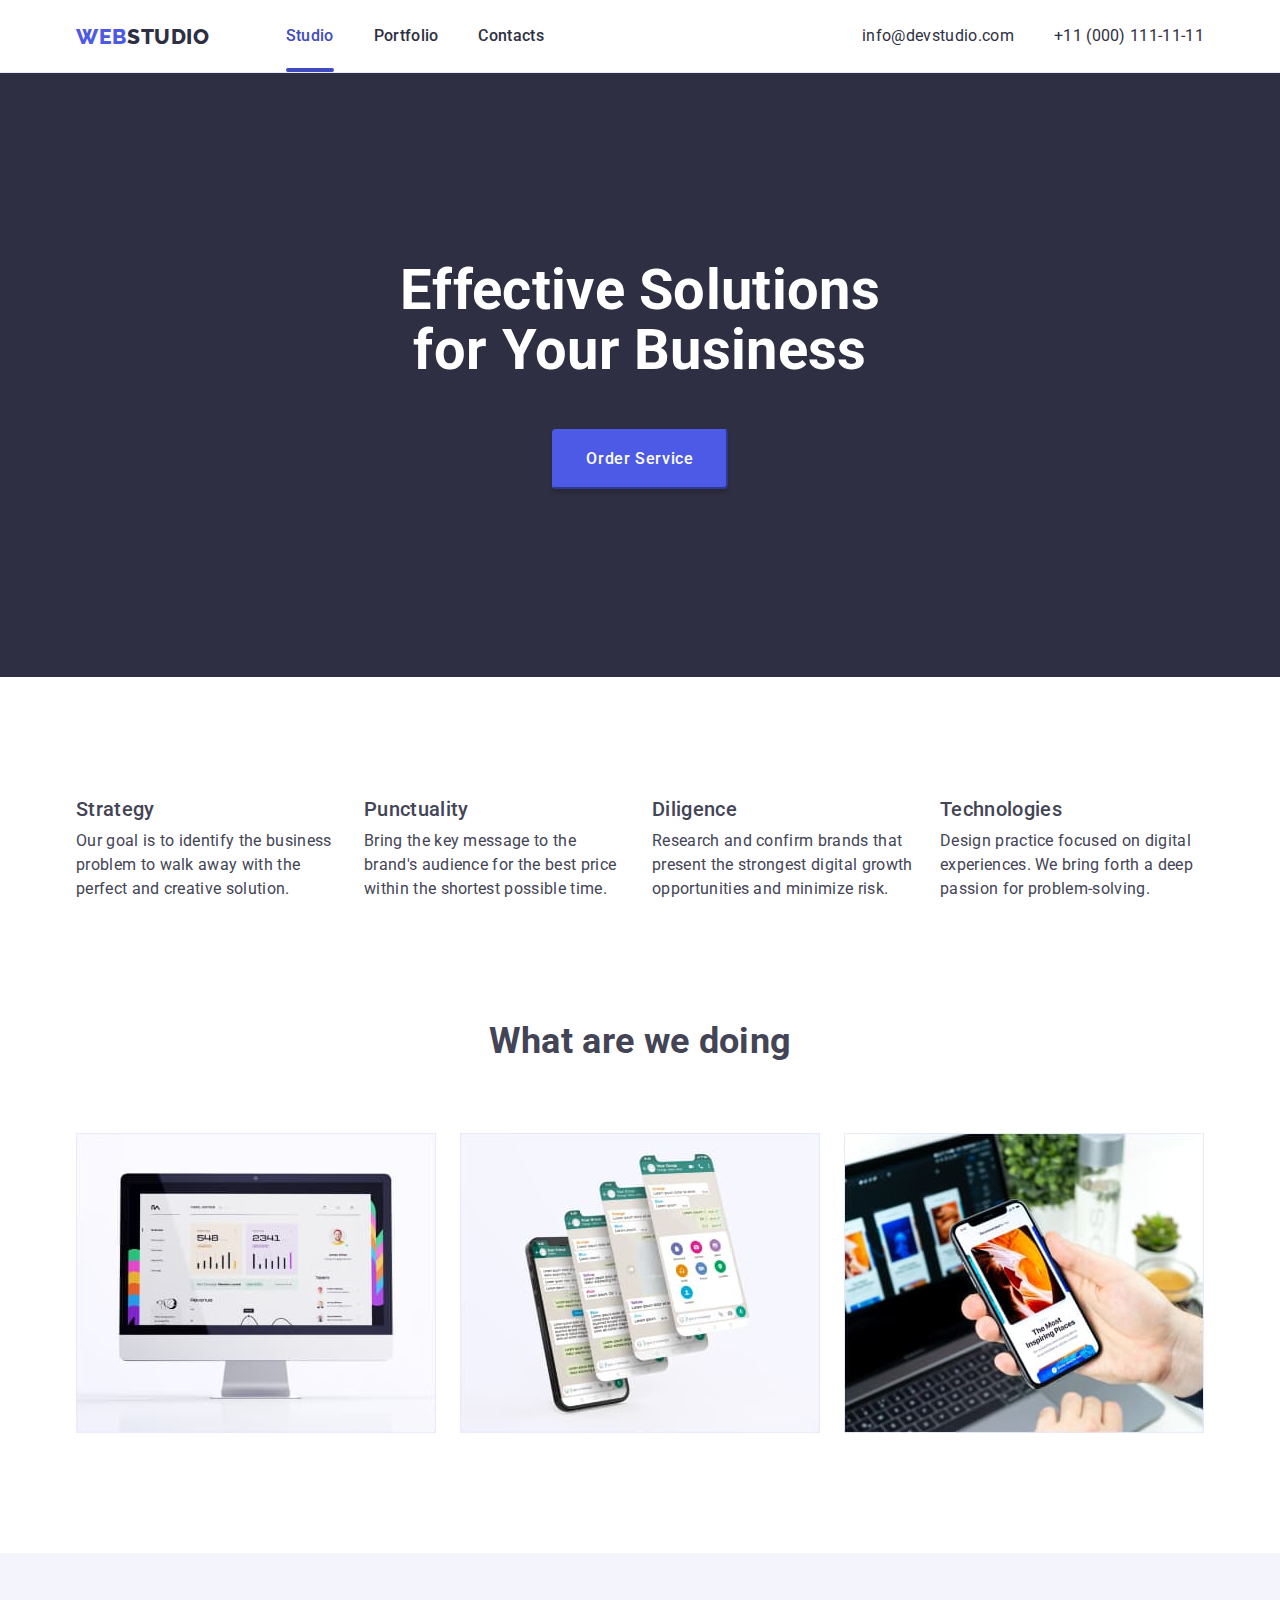
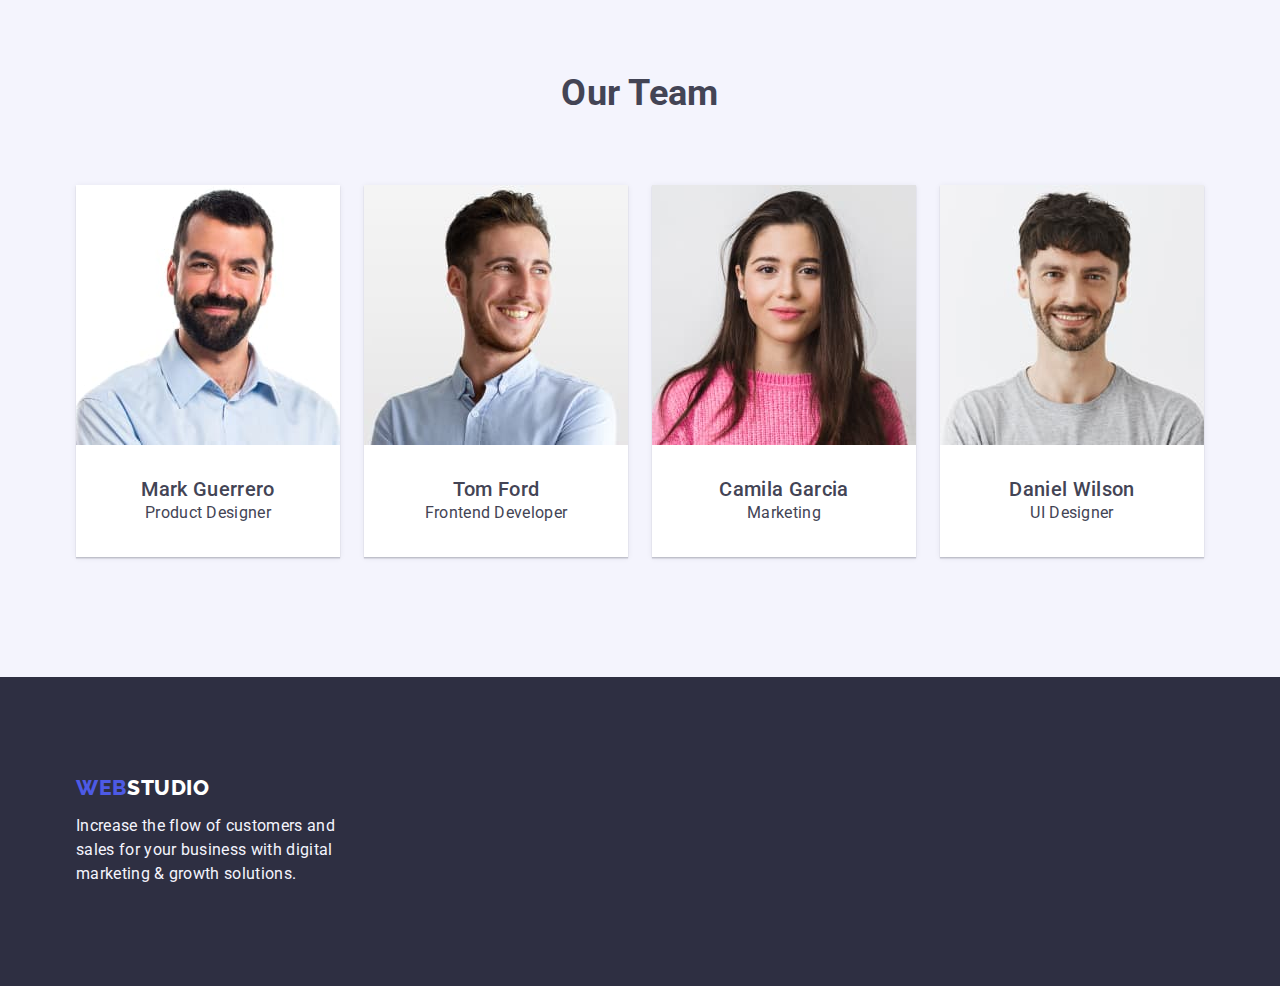
<file: index.html>
<!doctype html>
<html lang="en">
<head>
  <meta charset="UTF-8">
  <meta name="viewport"
        content="width=device-width, user-scalable=no, initial-scale=1.0, maximum-scale=1.0, minimum-scale=1.0">
  <meta http-equiv="X-UA-Compatible" content="ie=edge">
  <link rel="stylesheet" href="css/styles.css">
  <title>Web Studio</title>
</head>
<body>
  <header class="header">
    <div class="container">
      <div class="header__inner-wrapper">
        <div class="header__nav">
          <a href="./" class="logo">
            <span>WEB</span>STUDIO
          </a>
          <nav class="nav">
            <ul>
              <li><a href="./" class="active">Studio</a></li>
              <li><a href="./portfolio.html">Portfolio</a></li>
              <li><a href="/">Contacts</a></li>
            </ul>
          </nav>
        </div>
        <address class="contact-information">
          <a href="mailto:info@devstudio.com">info@devstudio.com</a>
          <a href="tel:+110001111111">+11 (000) 111-11-11</a>
        </address>
      </div>
    </div>
  </header>

  <main class="main">
    <section class="hero">
      <h1>
        Effective Solutions
        for Your Business
      </h1>
      <button type="button" class="button">
        Order Service
      </button>
    </section>
    <section class="decision">
      <div class="container">
        <h2 class="hidden">Decision</h2>
        <ul>
          <li>
            <h3>
              Strategy
            </h3>
            <p>
              Our goal is to identify the business
              problem to walk away with the perfect and creative solution.
            </p>
          </li>
          <li>
            <h3>
              Punctuality
            </h3>
            <p>
              Bring the key message to the brand's audience for the best price within the shortest possible time.
            </p>
          </li>
          <li>
            <h3>
              Diligence
            </h3>
            <p>
              Research and confirm brands that present the strongest digital growth opportunities and minimize risk.
            </p>
          </li>
          <li>
            <h3>
              Technologies
            </h3>
            <p>
              Design practice focused on digital experiences. We bring forth a deep passion for problem-solving.
            </p>
          </li>
        </ul>
      </div>
    </section>
    <section class="projects">
      <div class="container">
        <h2 class="section__title">
          What are we doing
        </h2>
        <ul>
          <li>
            <a href="/">
              <img src="./images/projects/project1.jpg" width="360" alt="Project 1">
            </a>
          </li>
          <li>
            <a href="/">
              <img src="./images/projects/project2.jpg" width="360" alt="Project 2">
            </a>
          </li>
          <li>
            <a href="/">
              <img src="./images/projects/project3.jpg" width="360" alt="Project 3">
            </a>
          </li>
        </ul>
      </div>
    </section>
    <section class="team">
      <div class="container">
        <h2 class="section__title">Our Team</h2>
        <ul>
          <li class="team__card">
            <img src="./images/team/employee1.jpg" width="264" alt="Mark Guerrero">
            <div class="team__information">
              <h3>
                Mark Guerrero
              </h3>
              <p>
                Product Designer
              </p>
            </div>
          </li>
          <li class="team__card">
            <img src="./images/team/employee2.jpg" width="264" alt="Tom Ford">
            <div class="team__information">
              <h3>
                Tom Ford
              </h3>
              <p>
                Frontend Developer
              </p>
            </div>
          </li>
          <li class="team__card">
            <img src="./images/team/employee3.jpg" width="264" alt="Camila Garcia">
            <div class="team__information">
              <h3>
                Camila Garcia
              </h3>
              <p>
                Marketing
              </p>
            </div>
          </li>
          <li class="team__card">
            <img src="./images/team/employee4.jpg" width="264" alt="Daniel Wilson">
            <div class="team__information">
              <h3>
                Daniel Wilson
              </h3>
              <p>
                UI Designer
              </p>
            </div>
          </li>
        </ul>
      </div>
    </section>
  </main>

  <footer class="footer">
    <div class="container">
      <div class="footer__inner-wrapper">
        <a href="./" class="logo logo--white">
          <span>WEB</span>STUDIO
        </a>
        <p class="footer__information">
          Increase the flow of customers and sales for your business with digital marketing & growth solutions.
        </p>
      </div>
    </div>
  </footer>
</body>
</html>
</file>
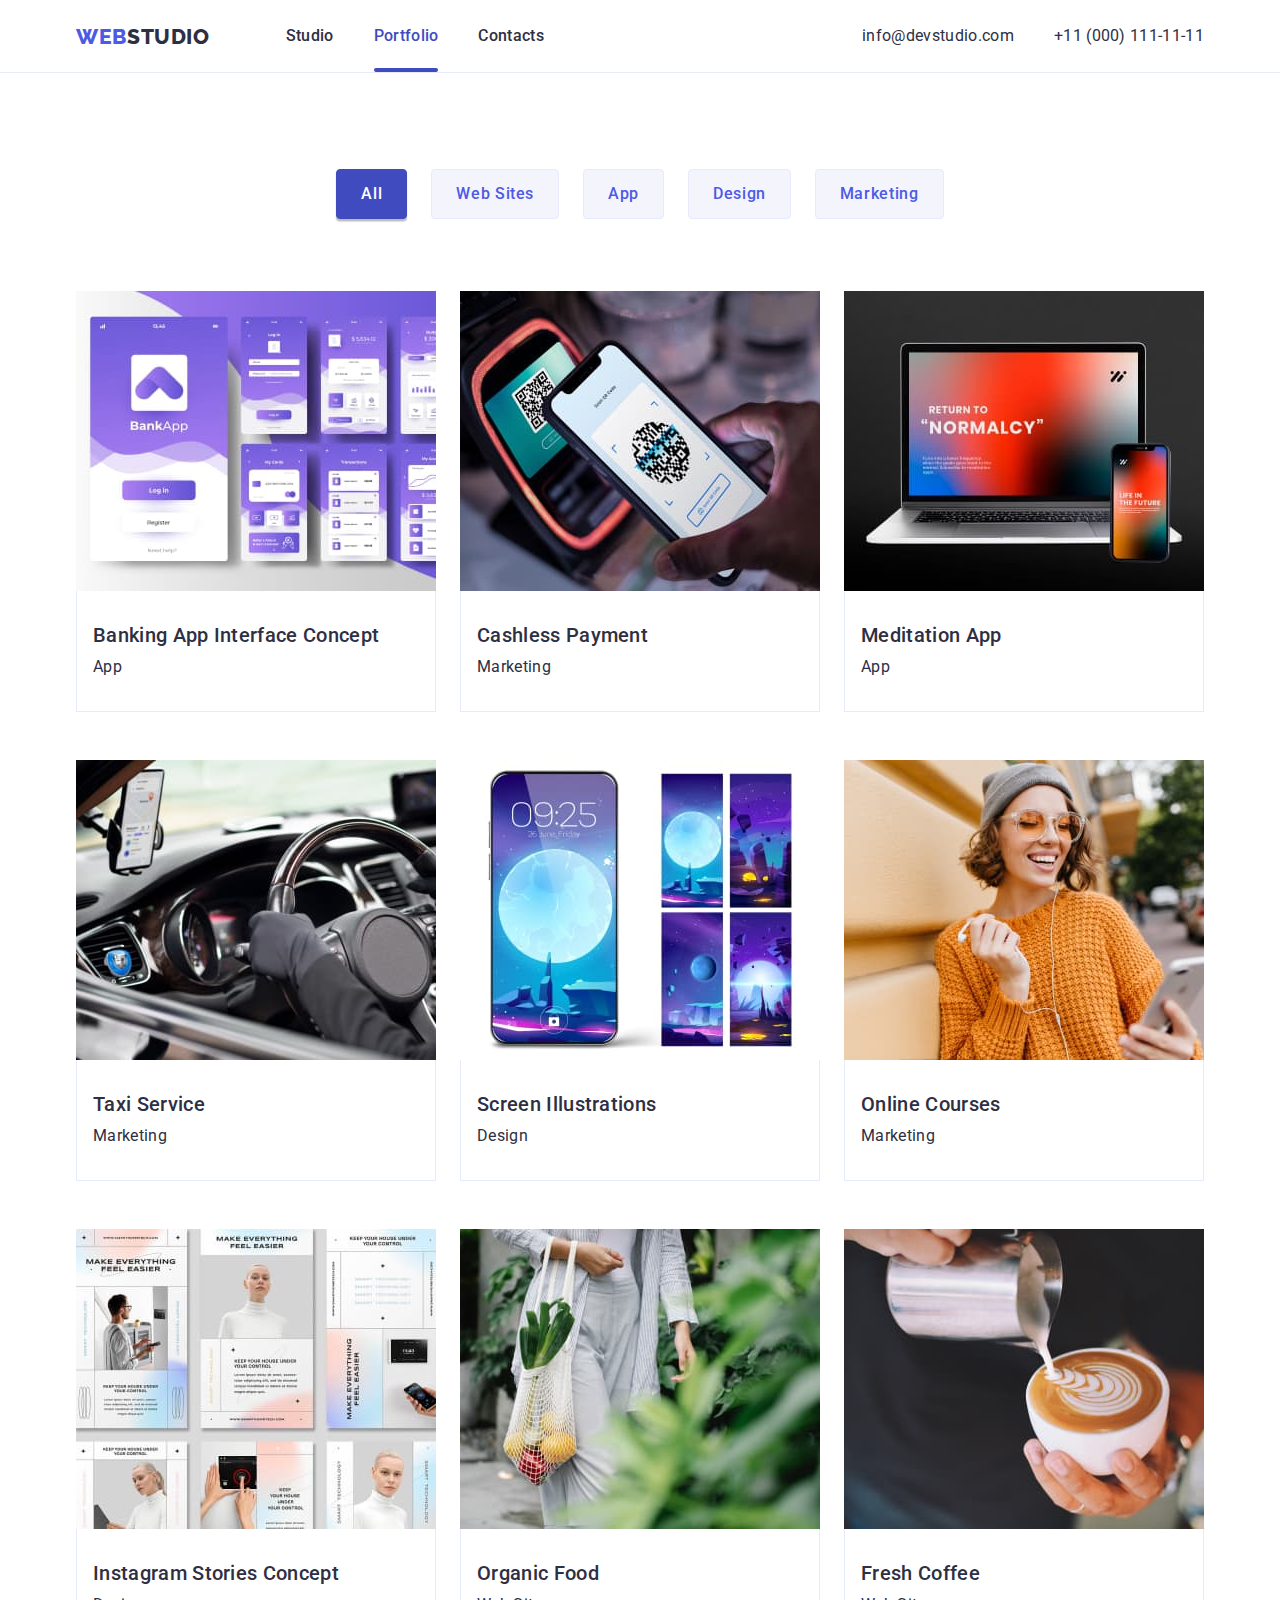
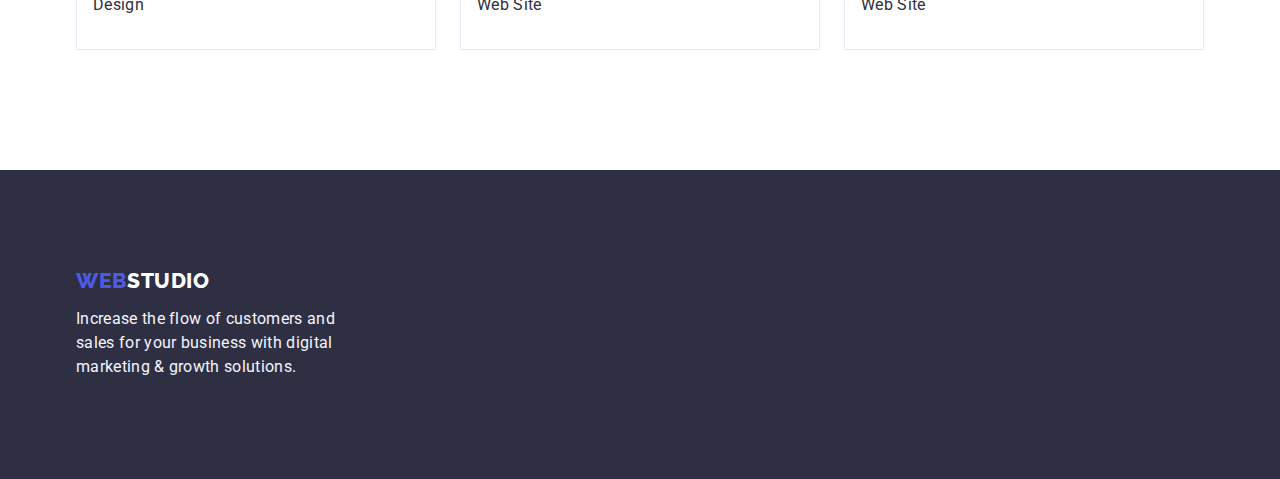
<file: portfolio.html>
<!doctype html>
<html lang="en">
<head>
  <meta charset="UTF-8">
  <meta name="viewport"
        content="width=device-width, user-scalable=no, initial-scale=1.0, maximum-scale=1.0, minimum-scale=1.0">
  <meta http-equiv="X-UA-Compatible" content="ie=edge">
  <link rel="stylesheet" href="css/styles.css">
  <title>Web Studio - Portfolio</title>
</head>
<body>
  <header class="header">
    <div class="container">
      <div class="header__inner-wrapper">
        <div class="header__nav">
          <a href="./" class="logo">
            <span>WEB</span>STUDIO
          </a>
          <nav class="nav">
            <ul>
              <li><a href="./">Studio</a></li>
              <li><a href="./portfolio.html" class="active">Portfolio</a></li>
              <li><a href="/">Contacts</a></li>
            </ul>
          </nav>
        </div>
        <address class="contact-information">
          <a href="mailto:info@devstudio.com">info@devstudio.com</a>
          <a href="tel:+110001111111">+11 (000) 111-11-11</a>
        </address>
      </div>
    </div>
  </header>

  <main class="main">
    <section class="portfolio">
      <div class="container">
        <h2 class="hidden">Portfolio</h2>
        <div class="tabs">
          <ul class="tabs__controls">
            <li><button class="button button--tabs button--active">All</button></li>
            <li><button class="button button--tabs">Web Sites</button></li>
            <li><button class="button button--tabs">App</button></li>
            <li><button class="button button--tabs">Design</button></li>
            <li><button class="button button--tabs">Marketing</button></li>
          </ul>
          <ul class="tabs__list">
            <li class="tabs__item">
              <a href="#" class="portfolio__card">
                <div class="portfolio__image">
                  <img src="./images/portfolio/project1.jpg" width="360" alt="Banking App Interface Concept">
                  <div class="portfolio__description">
                    14 Stylish and User-Friendly App Design Concepts · Task Manager App · Calorie Tracker App · Exotic Fruit Ecommerce App · Cloud Storage App
                  </div>
                </div>
                <div class="portfolio__information">
                  <h3>Banking App Interface Concept</h3>
                  <p>App</p>
                </div>
              </a>
            </li>
            <li class="tabs__item">
              <a href="#" class="portfolio__card">
                <div class="portfolio__image">
                  <img src="./images/portfolio/project2.jpg" width="360" alt="Cashless Payment">
                  <div class="portfolio__description">
                    14 Stylish and User-Friendly App Design Concepts · Task Manager App · Calorie Tracker App · Exotic Fruit Ecommerce App · Cloud Storage App
                  </div>
                </div>
                <div class="portfolio__information">
                  <h3>Cashless Payment</h3>
                  <p>Marketing</p>
                </div>
              </a>
            </li>
            <li class="tabs__item">
              <a href="#" class="portfolio__card">
                <div class="portfolio__image">
                  <img src="./images/portfolio/project3.jpg" width="360" alt="Meditation App">
                  <div class="portfolio__description">
                    14 Stylish and User-Friendly App Design Concepts · Task Manager App · Calorie Tracker App · Exotic Fruit Ecommerce App · Cloud Storage App
                  </div>
                </div>
                <div class="portfolio__information">
                  <h3>Meditation App</h3>
                  <p>App</p>
                </div>
              </a>
            </li>
            <li class="tabs__item">
              <a href="#" class="portfolio__card">
                <div class="portfolio__image">
                  <img src="./images/portfolio/project4.jpg" width="360" alt="Taxi Service">
                  <div class="portfolio__description">
                    14 Stylish and User-Friendly App Design Concepts · Task Manager App · Calorie Tracker App · Exotic Fruit Ecommerce App · Cloud Storage App
                  </div>
                </div>
                <div class="portfolio__information">
                  <h3>Taxi Service</h3>
                  <p>Marketing</p>
                </div>
              </a>
            </li>
            <li class="tabs__item">
              <a href="#" class="portfolio__card">
                <div class="portfolio__image">
                  <img src="./images/portfolio/project5.jpg" width="360" alt="Screen Illustrations">
                  <div class="portfolio__description">
                    14 Stylish and User-Friendly App Design Concepts · Task Manager App · Calorie Tracker App · Exotic Fruit Ecommerce App · Cloud Storage App
                  </div>
                </div>
                <div class="portfolio__information">
                  <h3>Screen Illustrations</h3>
                  <p>Design</p>
                </div>
              </a>
            </li>
            <li class="tabs__item">
              <a href="#" class="portfolio__card">
                <div class="portfolio__image">
                  <img src="./images/portfolio/project6.jpg" width="360" alt="Online Courses">
                  <div class="portfolio__description">
                    14 Stylish and User-Friendly App Design Concepts · Task Manager App · Calorie Tracker App · Exotic Fruit Ecommerce App · Cloud Storage App
                  </div>
                </div>
                <div class="portfolio__information">
                  <h3>Online Courses</h3>
                  <p>Marketing</p>
                </div>
              </a>
            </li>
            <li class="tabs__item">
              <a href="#" class="portfolio__card">
                <div class="portfolio__image">
                  <img src="./images/portfolio/project7.jpg" width="360" alt="Instagram Stories Concept">
                  <div class="portfolio__description">
                    14 Stylish and User-Friendly App Design Concepts · Task Manager App · Calorie Tracker App · Exotic Fruit Ecommerce App · Cloud Storage App
                  </div>
                </div>
                <div class="portfolio__information">
                  <h3>Instagram Stories Concept</h3>
                  <p>Design</p>
                </div>
              </a>
            </li>
            <li class="tabs__item">
              <a href="#" class="portfolio__card">
                <div class="portfolio__image">
                  <img src="./images/portfolio/project8.jpg" width="360" alt="Organic Food">
                  <div class="portfolio__description">
                    14 Stylish and User-Friendly App Design Concepts · Task Manager App · Calorie Tracker App · Exotic Fruit Ecommerce App · Cloud Storage App
                  </div>
                </div>
                <div class="portfolio__information">
                  <h3>Organic Food</h3>
                  <p>Web Site</p>
                </div>
              </a>
            </li>
            <li class="tabs__item">
              <a href="#" class="portfolio__card">
                <div class="portfolio__image">
                  <img src="./images/portfolio/project9.jpg" width="360" alt="Fresh Coffee">
                  <div class="portfolio__description">
                    14 Stylish and User-Friendly App Design Concepts · Task Manager App · Calorie Tracker App · Exotic Fruit Ecommerce App · Cloud Storage App
                  </div>
                </div>
                <div class="portfolio__information">
                  <h3>Fresh Coffee</h3>
                  <p>Web Site</p>
                </div>
              </a>
            </li>
          </ul>
        </div>
      </div>
    </section>
  </main>

  <footer class="footer">
    <div class="container">
      <div class="footer__inner-wrapper">
        <a href="./" class="logo logo--white">
          <span>WEB</span>STUDIO
        </a>
        <p class="footer__information">
          Increase the flow of customers and sales for your business with digital marketing & growth solutions.
        </p>
      </div>
    </div>
  </footer>
</body>
</html>
</file>
<file: css/styles.css>
@import url('https://fonts.googleapis.com/css2?family=Raleway:ital,wght@0,800;1,800&family=Roboto:wght@400;500;700;900&display=swap');

:root {
  --main-font: 'Roboto', sans-serif;
  --helper--font: 'Raleway', sans-serif;
  --primary-brand-color: #4D5AE5;
  --pressed-state-color: #404BBF;
  --dark-color: #2E2F42;
  --success-color: #31D0AA;
  --text-color: #434455;
  --subtle-text-color: #8E8F99;
  --accent-color: #E7E9FC;
  --light-color: #F4F4FD;
  --modal-overlay-color: #2E2F42;
  --hero-background-color: #2E2F42;
  --white-background-color: #ffffff;
  --modal-background-color: #FCFCFC;
  --shadow-color: #000000;
}

*,
*:before,
*:after {
  margin: 0;
  padding: 0;
  box-sizing: border-box;
}

a,
a:hover,
a:focus {
  text-decoration: none;
}

a {
  color: var(--dark-color);
}

button {
  cursor: pointer;
  font-family: var(--main-font);
  font-size: 16px;
  font-weight: 500;
  line-height: 1.5em;
  letter-spacing: 0.04em;
}

ul,
ol {
  list-style: none;
}

img {
  display: block;
  max-width: 100%;
  object-fit: cover;
}

body {
  min-width: 320px;
  font-family: var(--main-font);
  font-size: 16px;
  font-weight: 400;
  line-height: 1.5em;
  letter-spacing: 0.02rem;
  background-color: var(--white-background-color);
  color: var(--text-color);
}

h1 {
  font-size: 56px;
  font-weight: 700;
  line-height: 1.071em;
}

h2 {
  font-size: 36px;
  font-weight: 700;
  line-height: 1.111em;
}

h3 {
  font-size: 20px;
  font-weight: 500;
  line-height: 1.2em;
}

.hidden {
  display: none;
}

.container {
  max-width: 1158px;
  margin: 0 auto;
  padding: 0 15px;
}

/* Header */
.header {
  background-color: var(--white-background-color);
  border-bottom: 1px solid var(--accent-color);
}

.header__inner-wrapper {
  display: flex;
  justify-content: space-between;
  align-items: center;
  padding: 4px 0;
}

.header__nav {
  display: flex;
  gap: 76px;
}

.logo {
  display: flex;
  align-items: center;
  justify-content: center;
  font-family: var(--helper--font);
  font-size: 21px;
  line-height: 1em;
  font-weight: 800;
  letter-spacing: 0.03em;
  color: var(--dark-color);
}

.logo--white {
  color: var(--white-background-color);
}

.logo span {
  color: var(--primary-brand-color);
}

.nav ul {
  display: flex;
  align-items: center;
  gap: 40px;
}

.nav a {
  display: block;
  padding: 20px 0;
  font-weight: 500;
  position: relative;
  transition: color .3s ease;
}

.nav a:before {
  content: '';
  width: 100%;
  height: 4px;
  border-radius: 2px;
  position: absolute;
  background-color: var(--dark-color);
  top: 100%;
  transform: translateY(-20px);
  opacity: 0;
  transition: all .3s ease;
}

.nav a.active,
.nav a:active,
.nav a:hover,
.nav a:focus {
  color: var(--pressed-state-color);
}

.nav a.active:before,
.nav a:active:before,
.nav a:hover:before,
.nav a:focus:before {
  transform: translateY(0);
  opacity: 1;
  background-color: var(--pressed-state-color);
}

.contact-information {
  display: flex;
  align-items: center;
  gap: 40px;
  font-style: normal;
}

.contact-information a {
  display: block;
  transition: color .3s ease;
  padding: 20px 0;
}

.contact-information a:hover,
.contact-information a:focus,
.contact-information a:active {
  color: var(--pressed-state-color);
}

/* Index page */
.hero {
  padding: 188px 0;
  display: flex;
  flex-direction: column;
  gap: 48px;
  align-items: center;
  background-color: var(--dark-color);
}

.hero h1 {
  max-width: 496px;
  text-align: center;
  color: var(--white-background-color);
}

.decision {
  padding: 120px 0 60px;
}

.decision ul {
  display: flex;
  flex-direction: row;
  gap: 24px;
  flex-wrap: wrap;
}

.decision ul li {
  display: flex;
  flex-direction: column;
  flex-shrink: 0;
  width: 100%;
  max-width: 264px;
  gap: 8px;
}

.projects {
  padding: 60px 0 120px;
}

.projects ul {
  display: flex;
  gap: 24px;
}

.section__title {
  margin-bottom: 72px;
  text-align: center;
}

.team {
  padding: 120px 0;
  background-color: var(--light-color);
}

.team ul {
  display: flex;
  flex-wrap: wrap;
  gap: 24px;
}

.team__card {
  display: flex;
  flex-direction: column;
  flex-shrink: 0;
  width: 100%;
  max-width: 264px;
  background-color: var(--white-background-color);
  box-shadow: 0 1px 6px 0 rgba(46, 47, 66, .08),
              0 1px 1px 0 rgba(46, 47, 66, .16),
              0 2px 1px 0 rgba(46, 47, 66, .08);
}

.team__information {
  display: flex;
  flex-direction: column;
  align-items: center;
  padding: 32px 16px;
}

/* Portfolio Page */
.portfolio {
  padding: 96px 0 120px;
}

.tabs {
  display: flex;
  flex-direction: column;
  gap: 72px;
}

.tabs__controls {
  display: flex;
  align-items: center;
  justify-content: center;
  gap: 24px;
}

.button {
  padding: 16px 32px;
  border-radius: 4px;
  color: var(--white-background-color);
  border-color: var(--primary-brand-color);
  background-color: var(--primary-brand-color);
  box-shadow: 0 4px 4px 0 rgba(0, 0, 0, .15);
  transition: all .5s ease;
}

.button.button--tabs {
  padding: 12px 24px;
  color: var(--primary-brand-color);
  background-color: var(--light-color);
  border: 1px solid var(--accent-color);
  box-shadow: none;
}

.button:hover,
.button:focus,
.button:active,
.button.button--active {
  color: var(--white-background-color);
  border-color: var(--pressed-state-color);
  background-color: var(--pressed-state-color);
}

.button.button--tabs:hover,
.button.button--tabs:focus,
.button.button--tabs:active,
.button.button--tabs.button--active {
  box-shadow: 0 3px 1px 0 rgba(0, 0, 0, .1),
              0 2px 1px 0 rgba(0, 0, 0, .08),
              0 2px 2px 0 rgba(0, 0, 0, .12);
}

.tabs__list {
  display: flex;
  flex-wrap: wrap;
  gap: 48px 24px;
}

.tabs__item {
  flex-shrink: 0;
  width: 100%;
  max-width: 360px;
}

.portfolio__card {
  display: flex;
  flex-direction: column;
  width: 100%;
  transition: all .5s ease;
}

.portfolio__image {
  position: relative;
  overflow: hidden;
}

.portfolio__description {
  position: absolute;
  width: 100%;
  height: 100%;
  background: var(--primary-brand-color);
  top: 0;
  left: 0;
  padding: 40px 32px;
  overflow: hidden;
  color: var(--white-background-color);
  transform: translateY(100%);
  transition: all .5s ease;
}

.portfolio__card:hover {
  box-shadow: 0 2px 1px 0 rgba(46, 47, 66, 0.08),
              0 1px 1px 0 rgba(46, 47, 66, 0.16);
}

.portfolio__card:hover .portfolio__description {
  transform: translateY(0);
}

.portfolio__information {
  padding: 32px 16px;
  border: 1px solid var(--accent-color);
  border-top: none;
}

.portfolio__information h3 {
  margin-bottom: 8px;
}

/* Footer */
.footer {
  background-color: var(--dark-color);
}

.footer__inner-wrapper {
  display: flex;
  flex-direction: column;
  align-items: flex-start;
  justify-content: center;
  padding: 100px 0;
  gap: 16px;
}

.footer__information {
  max-width: 264px;
  color: var(--light-color);
}
</file>
